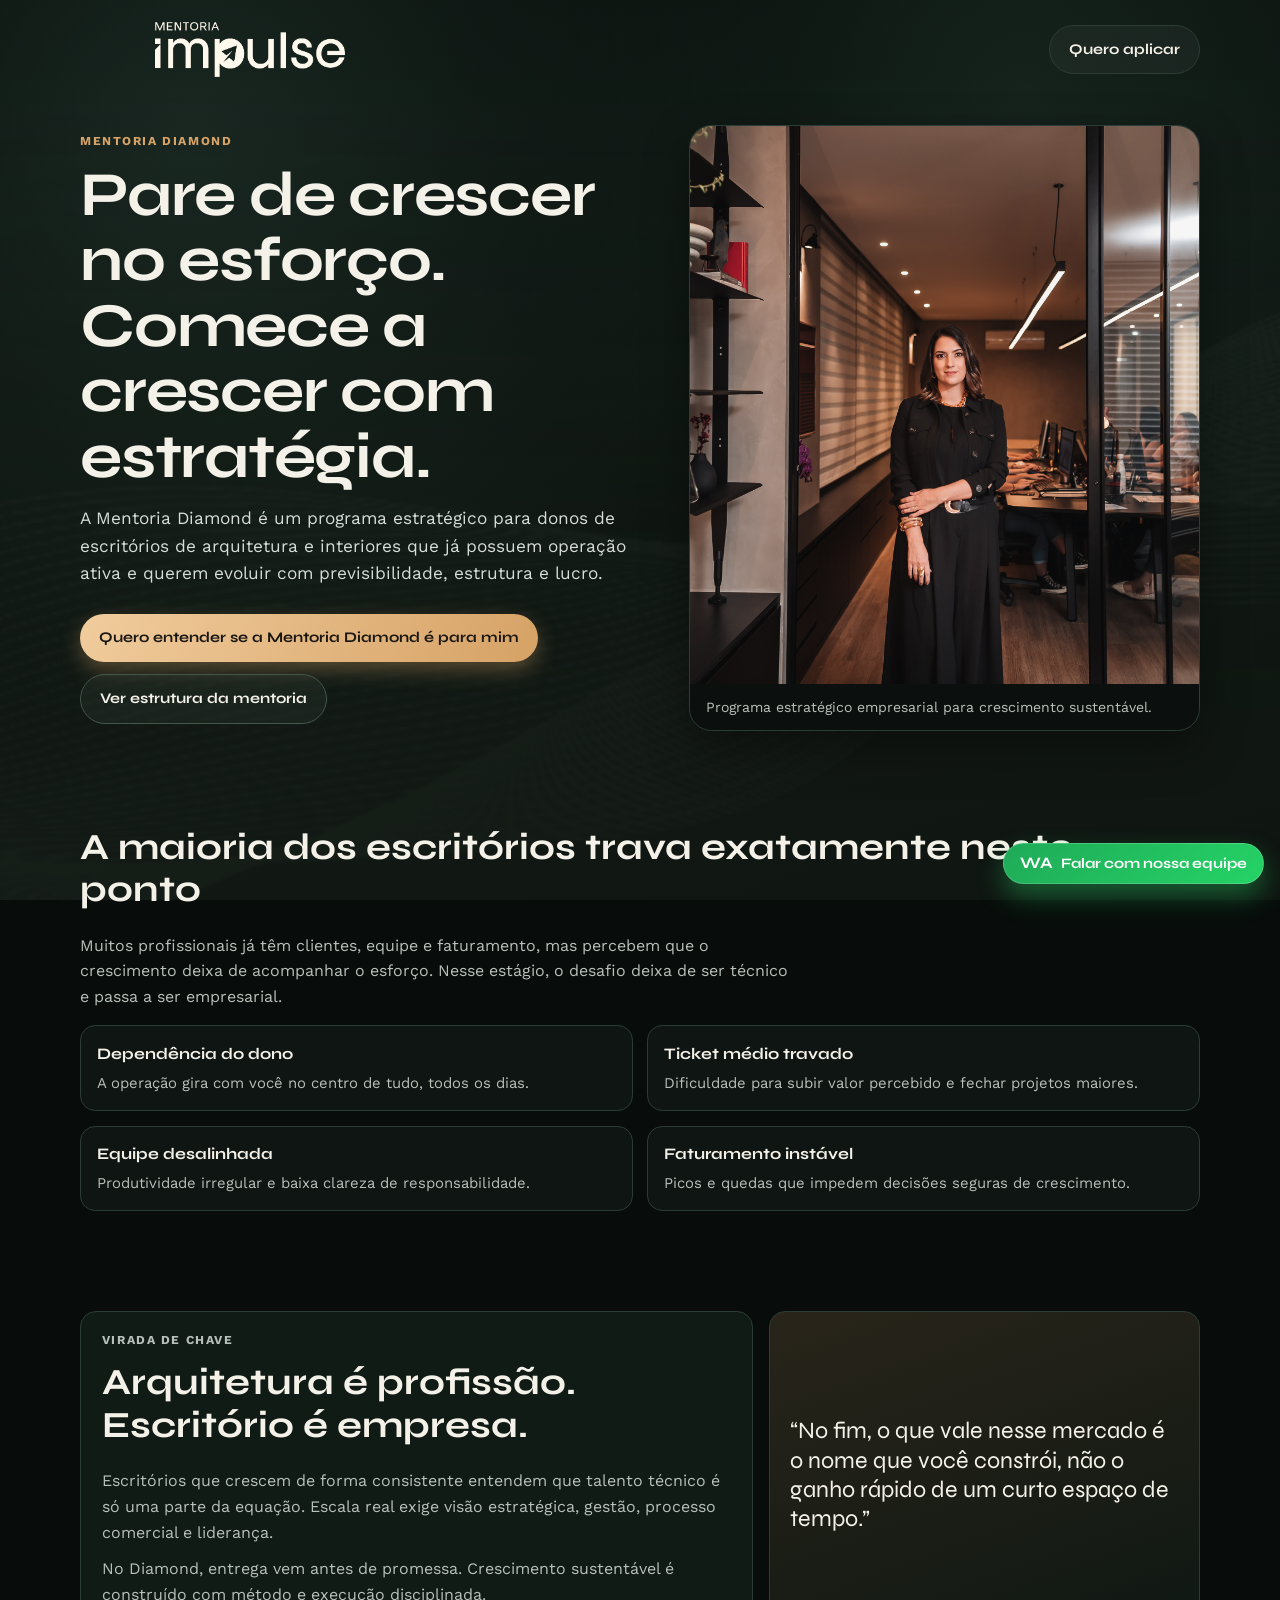
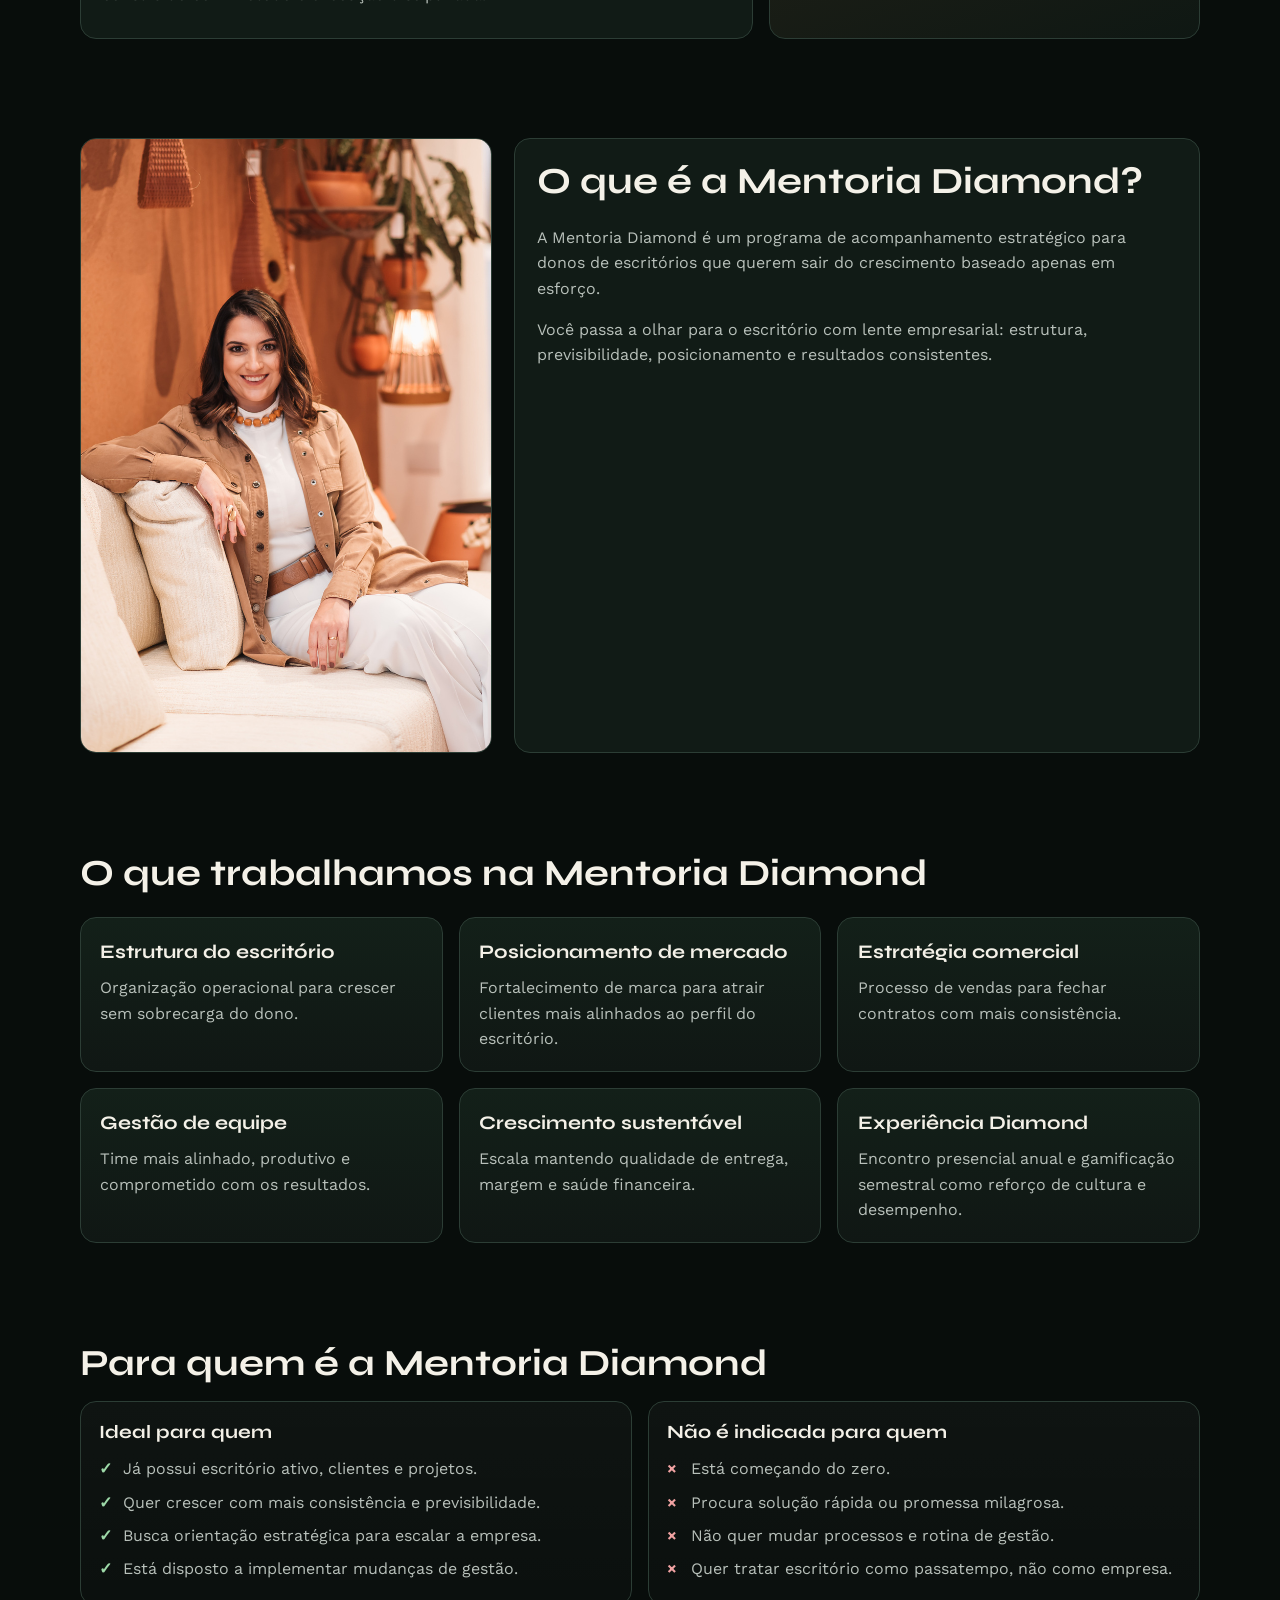
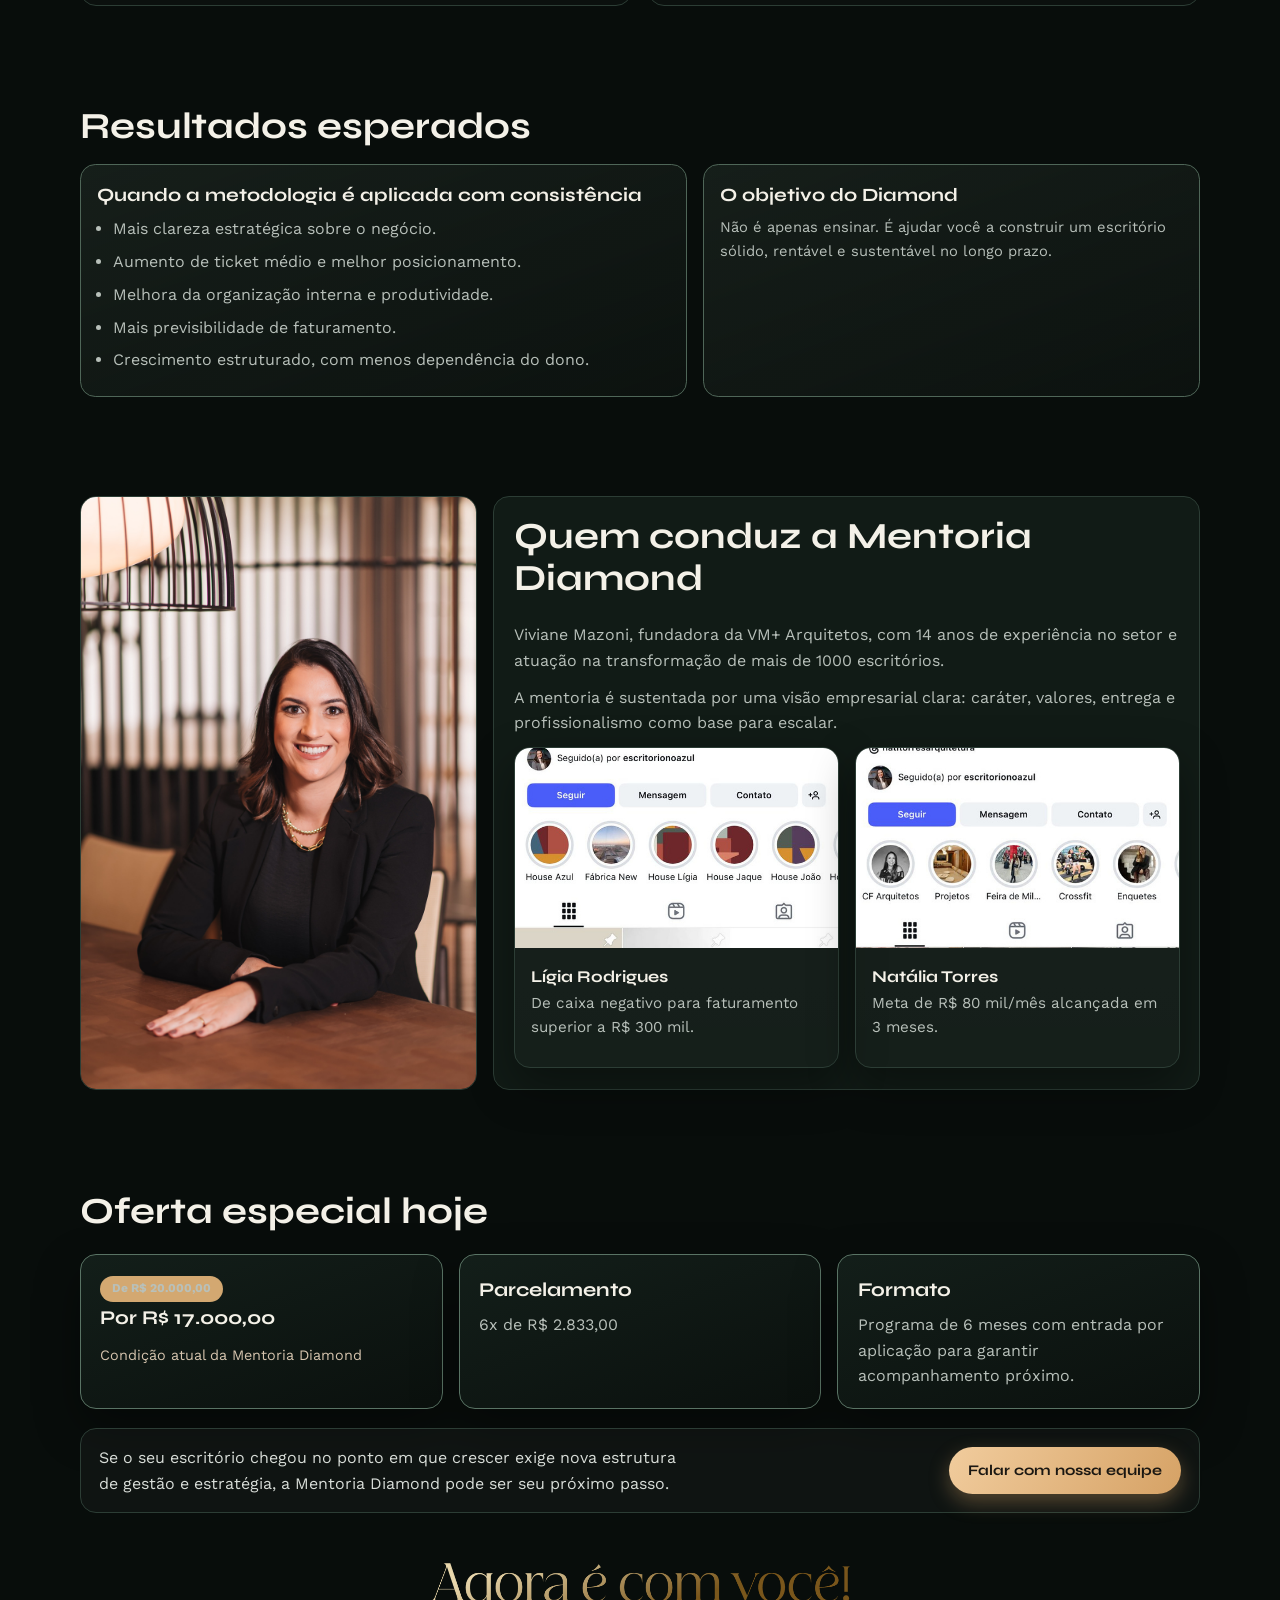
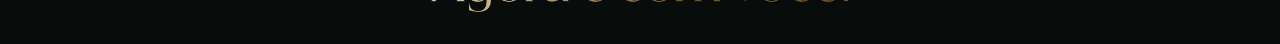
<file: index.html>
<!DOCTYPE html>
<html lang="pt-BR">
  <head>
    <meta charset="UTF-8" />
    <meta name="viewport" content="width=device-width, initial-scale=1.0" />
    <title>Mentoria Impulse | Plano Diamond</title>
    <link rel="preconnect" href="https://fonts.googleapis.com" />
    <link rel="preconnect" href="https://fonts.gstatic.com" crossorigin />
    <link
      href="https://fonts.googleapis.com/css2?family=Syne:wght@500;700;800&family=Work+Sans:wght@400;500;700&display=swap"
      rel="stylesheet"
    />
    <link rel="stylesheet" href="./styles.css" />
  </head>
  <body>
    <div class="bg-gradient" aria-hidden="true"></div>

    <header class="topbar container reveal">
      <img
        class="logo"
        src="./assets/p01_02_X12.png"
        alt="Mentoria Impulse"
        loading="eager"
      />
      <a class="btn btn-outline" href="#aplicacao">Quero aplicar</a>
    </header>

    <main>
      <section class="hero container">
        <div class="hero-copy reveal">
          <p class="kicker">Mentoria Diamond</p>
          <h1>Pare de crescer no esforço. Comece a crescer com estratégia.</h1>
          <p class="lead">
            A Mentoria Diamond é um programa estratégico para donos de
            escritórios de arquitetura e interiores que já possuem operação
            ativa e querem evoluir com previsibilidade, estrutura e lucro.
          </p>
          <div class="hero-actions">
            <a class="btn btn-solid" href="#aplicacao"
              >Quero entender se a Mentoria Diamond é para mim</a
            >
            <a class="btn btn-ghost" href="#problema">Ver estrutura da mentoria</a>
          </div>
        </div>

        <figure class="hero-visual reveal">
          <img
            src="./assets/p01_04_X4.jpg"
            alt="Mentora em escritório"
            loading="eager"
          />
          <figcaption>
            Programa estratégico empresarial para crescimento sustentável.
          </figcaption>
        </figure>
      </section>

      <section class="problem container" id="problema">
        <h2 class="section-title reveal">
          A maioria dos escritórios trava exatamente neste ponto
        </h2>
        <p class="problem-intro reveal">
          Muitos profissionais já têm clientes, equipe e faturamento, mas
          percebem que o crescimento deixa de acompanhar o esforço. Nesse
          estágio, o desafio deixa de ser técnico e passa a ser empresarial.
        </p>
        <div class="deliverable-grid">
          <article class="deliverable reveal">
            <h3>Dependência do dono</h3>
            <p>A operação gira com você no centro de tudo, todos os dias.</p>
          </article>
          <article class="deliverable reveal">
            <h3>Ticket médio travado</h3>
            <p>Dificuldade para subir valor percebido e fechar projetos maiores.</p>
          </article>
          <article class="deliverable reveal">
            <h3>Equipe desalinhada</h3>
            <p>Produtividade irregular e baixa clareza de responsabilidade.</p>
          </article>
          <article class="deliverable reveal">
            <h3>Faturamento instável</h3>
            <p>Picos e quedas que impedem decisões seguras de crescimento.</p>
          </article>
        </div>
      </section>

      <section class="manifesto container" id="virada">
        <div class="manifesto-copy reveal">
          <p class="kicker">Virada de chave</p>
          <h2 class="section-title">
            Arquitetura é profissão. Escritório é empresa.
          </h2>
          <p>
            Escritórios que crescem de forma consistente entendem que talento
            técnico é só uma parte da equação. Escala real exige visão
            estratégica, gestão, processo comercial e liderança.
          </p>
          <p>
            No Diamond, entrega vem antes de promessa. Crescimento sustentável é
            construído com método e execução disciplinada.
          </p>
        </div>
        <aside class="manifesto-quote reveal">
          <p>
            “No fim, o que vale nesse mercado é o nome que você constrói, não o
            ganho rápido de um curto espaço de tempo.”
          </p>
        </aside>
      </section>

      <section class="about container" id="o-que-e">
        <div class="about-media reveal">
          <img
            src="./assets/p10_01_X4.jpg"
            alt="Mentora sentada em sofá"
            loading="lazy"
          />
        </div>
        <div class="about-copy reveal">
          <h2 class="section-title">O que é a Mentoria Diamond?</h2>
          <p>
            A Mentoria Diamond é um programa de acompanhamento estratégico para
            donos de escritórios que querem sair do crescimento baseado apenas
            em esforço.
          </p>
          <p>
            Você passa a olhar para o escritório com lente empresarial:
            estrutura, previsibilidade, posicionamento e resultados consistentes.
          </p>
        </div>
      </section>

      <section class="pillars container" id="o-que-trabalhamos">
        <h2 class="section-title reveal">O que trabalhamos na Mentoria Diamond</h2>
        <div class="pillar-grid">
          <article class="pillar-card reveal">
            <h3>Estrutura do escritório</h3>
            <p>Organização operacional para crescer sem sobrecarga do dono.</p>
          </article>
          <article class="pillar-card reveal">
            <h3>Posicionamento de mercado</h3>
            <p>
              Fortalecimento de marca para atrair clientes mais alinhados ao
              perfil do escritório.
            </p>
          </article>
          <article class="pillar-card reveal">
            <h3>Estratégia comercial</h3>
            <p>Processo de vendas para fechar contratos com mais consistência.</p>
          </article>
          <article class="pillar-card reveal">
            <h3>Gestão de equipe</h3>
            <p>
              Time mais alinhado, produtivo e comprometido com os resultados.
            </p>
          </article>
          <article class="pillar-card reveal">
            <h3>Crescimento sustentável</h3>
            <p>
              Escala mantendo qualidade de entrega, margem e saúde financeira.
            </p>
          </article>
          <article class="pillar-card reveal">
            <h3>Experiência Diamond</h3>
            <p>
              Encontro presencial anual e gamificação semestral como reforço de
              cultura e desempenho.
            </p>
          </article>
        </div>
      </section>

      <section class="qualification container" id="para-quem">
        <h2 class="section-title reveal">Para quem é a Mentoria Diamond</h2>
        <div class="qualify-grid">
          <article class="qualify-card reveal">
            <h3>Ideal para quem</h3>
            <ul class="qualify-list ok">
              <li>Já possui escritório ativo, clientes e projetos.</li>
              <li>Quer crescer com mais consistência e previsibilidade.</li>
              <li>Busca orientação estratégica para escalar a empresa.</li>
              <li>Está disposto a implementar mudanças de gestão.</li>
            </ul>
          </article>
          <article class="qualify-card reveal">
            <h3>Não é indicada para quem</h3>
            <ul class="qualify-list no">
              <li>Está começando do zero.</li>
              <li>Procura solução rápida ou promessa milagrosa.</li>
              <li>Não quer mudar processos e rotina de gestão.</li>
              <li>Quer tratar escritório como passatempo, não como empresa.</li>
            </ul>
          </article>
        </div>
      </section>

      <section class="results container" id="resultados">
        <h2 class="section-title reveal">Resultados esperados</h2>
        <div class="result-grid">
          <article class="value-card reveal">
            <h3>Quando a metodologia é aplicada com consistência</h3>
            <ul class="result-list">
              <li>Mais clareza estratégica sobre o negócio.</li>
              <li>Aumento de ticket médio e melhor posicionamento.</li>
              <li>Melhora da organização interna e produtividade.</li>
              <li>Mais previsibilidade de faturamento.</li>
              <li>Crescimento estruturado, com menos dependência do dono.</li>
            </ul>
          </article>
          <article class="value-card reveal">
            <h3>O objetivo do Diamond</h3>
            <p>
              Não é apenas ensinar. É ajudar você a construir um escritório
              sólido, rentável e sustentável no longo prazo.
            </p>
          </article>
        </div>
      </section>

      <section class="authority container" id="autoridade">
        <div class="authority-media reveal">
          <img
            src="./assets/p06_01_X11.jpg"
            alt="Viviane Mazoni"
            loading="lazy"
          />
        </div>
        <div class="authority-copy reveal">
          <h2 class="section-title">Quem conduz a Mentoria Diamond</h2>
          <p>
            Viviane Mazoni, fundadora da VM+ Arquitetos, com 14 anos de
            experiência no setor e atuação na transformação de mais de 1000
            escritórios.
          </p>
          <p>
            A mentoria é sustentada por uma visão empresarial clara: caráter,
            valores, entrega e profissionalismo como base para escalar.
          </p>
          <div class="proof-grid mini-proof">
            <article class="proof-card">
              <img
                src="./assets/p03_04_X11.jpg"
                alt="Resultado de aluna da mentoria"
                loading="lazy"
              />
              <div class="proof-copy">
                <h3>Lígia Rodrigues</h3>
                <p>De caixa negativo para faturamento superior a R$ 300 mil.</p>
              </div>
            </article>
            <article class="proof-card">
              <img
                src="./assets/p04_05_X11.jpg"
                alt="Resultado de aluna da mentoria"
                loading="lazy"
              />
              <div class="proof-copy">
                <h3>Natália Torres</h3>
                <p>Meta de R$ 80 mil/mês alcançada em 3 meses.</p>
              </div>
            </article>
          </div>
        </div>
      </section>

      <section class="investment container" id="aplicacao">
        <h2 class="section-title reveal">Oferta especial hoje</h2>
        <div class="investment-wrap">
          <article class="price-card reveal">
            <p class="badge">De R$ 20.000,00</p>
            <h3>Por R$ 17.000,00</h3>
            <p class="price-note">Condição atual da Mentoria Diamond</p>
          </article>
          <article class="price-card reveal">
            <h3>Parcelamento</h3>
            <p>6x de R$ 2.833,00</p>
          </article>
          <article class="price-card reveal">
            <h3>Formato</h3>
            <p>
              Programa de 6 meses com entrada por aplicação para garantir
              acompanhamento próximo.
            </p>
          </article>
        </div>
        <div class="final-cta reveal">
          <p>
            Se o seu escritório chegou no ponto em que crescer exige nova
            estrutura de gestão e estratégia, a Mentoria Diamond pode ser seu
            próximo passo.
          </p>
          <a
            class="btn btn-solid"
            href="https://wa.me/5531997871358?text=Olá%2C%20quero%20entender%20se%20a%20Mentoria%20Diamond%20é%20para%20mim."
            target="_blank"
            rel="noopener noreferrer"
            >Falar com nossa equipe</a
          >
        </div>
      </section>
    </main>

    <a
      class="whatsapp-float"
      href="https://wa.me/5531997871358?text=Olá%2C%20quero%20entender%20se%20a%20Mentoria%20Diamond%20é%20para%20mim."
      target="_blank"
      rel="noopener noreferrer"
      aria-label="Falar com a equipe no WhatsApp"
      title="Falar com nossa equipe"
    >
      <span class="whatsapp-float-icon" aria-hidden="true">WA</span>
      <span class="whatsapp-float-text">Falar com nossa equipe</span>
    </a>

    <footer class="footer container reveal">
      <img src="./assets/p12_03_X21.png" alt="Agora é com você" loading="lazy" />
    </footer>

    <script src="./script.js"></script>
  </body>
</html>
</file>
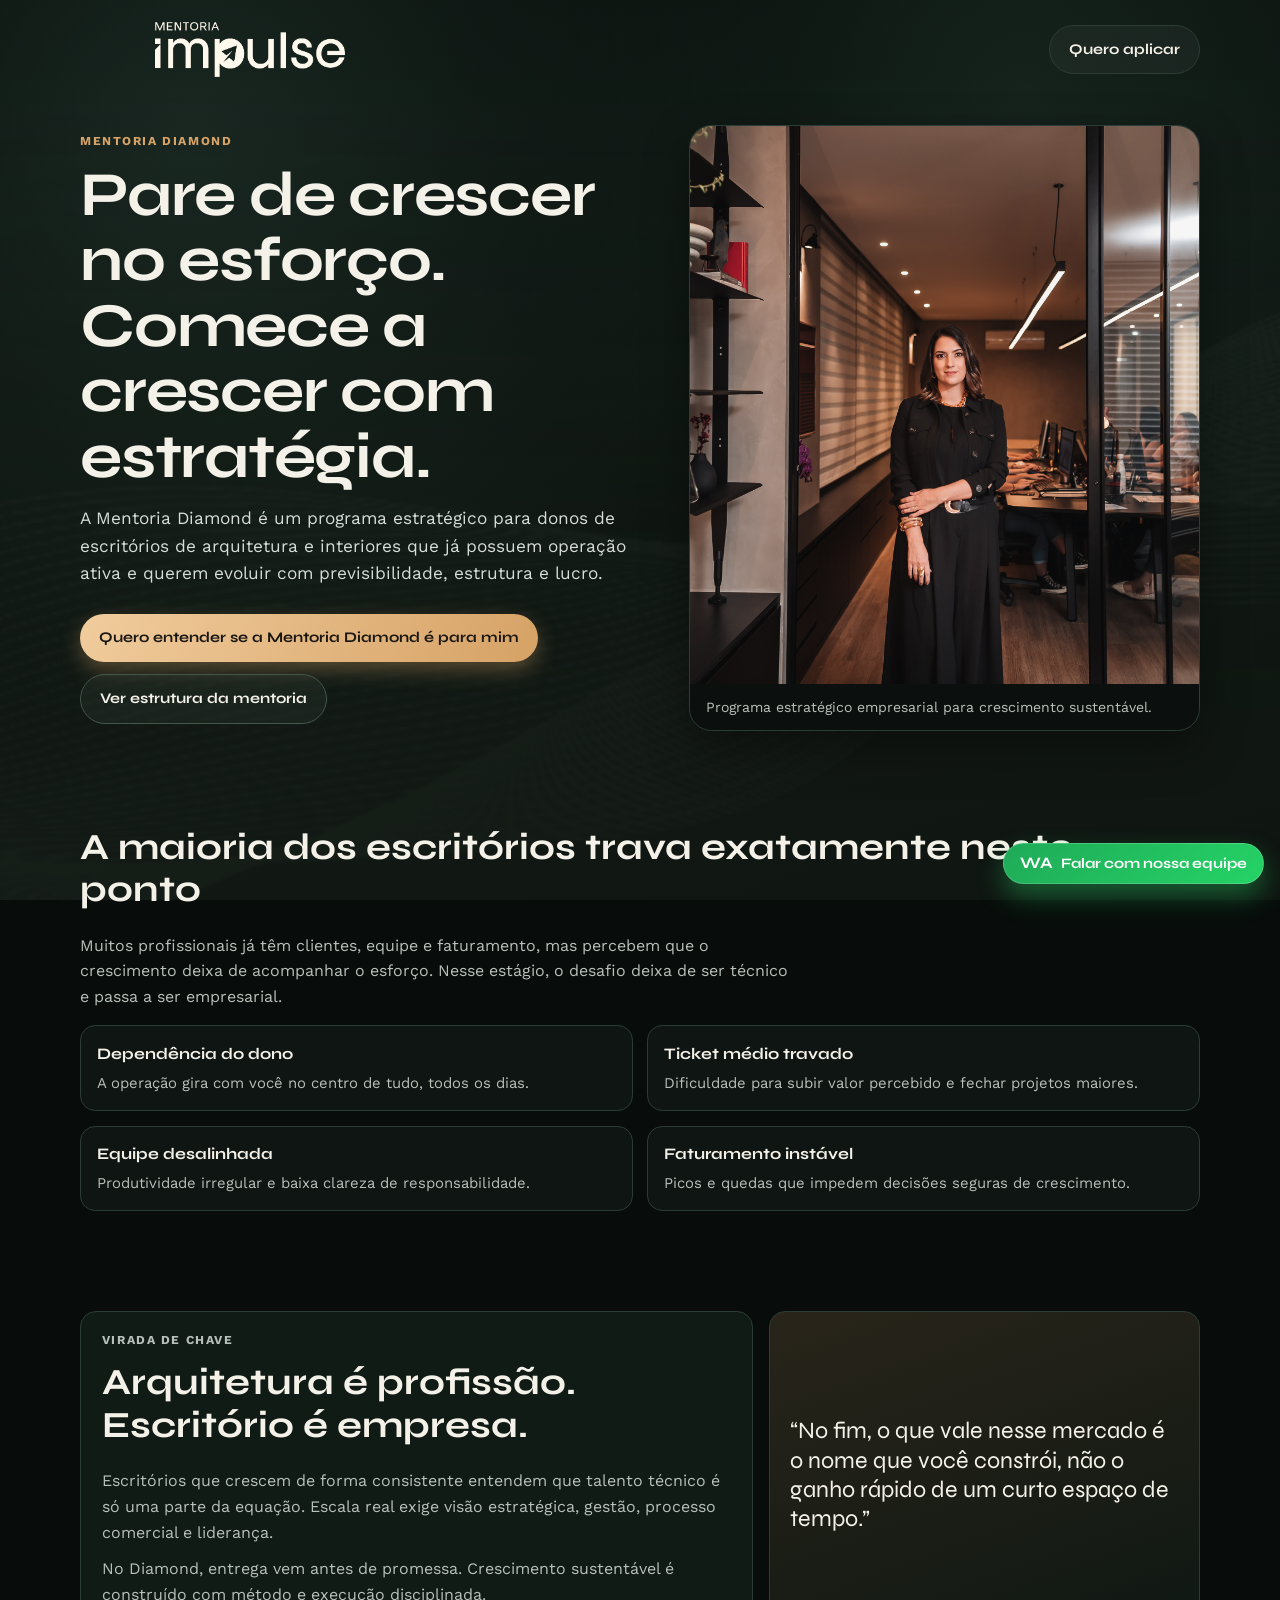
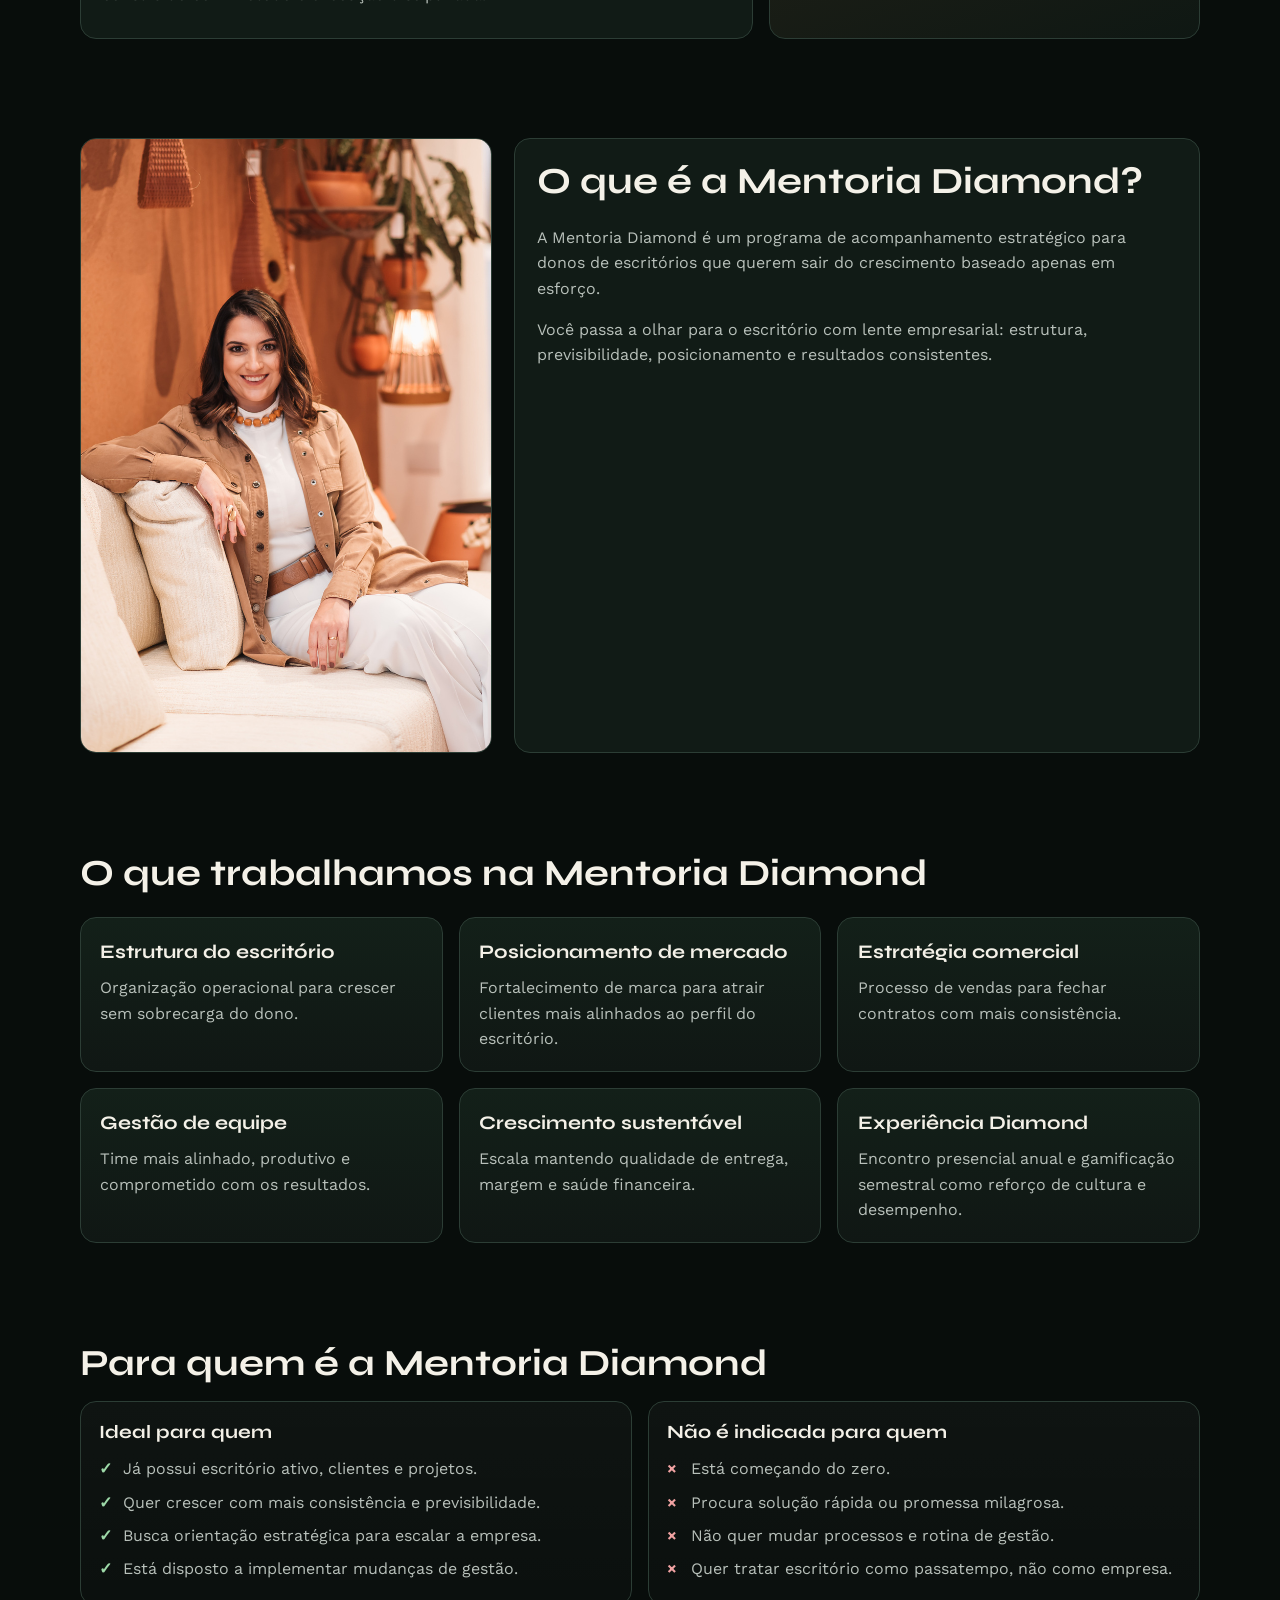
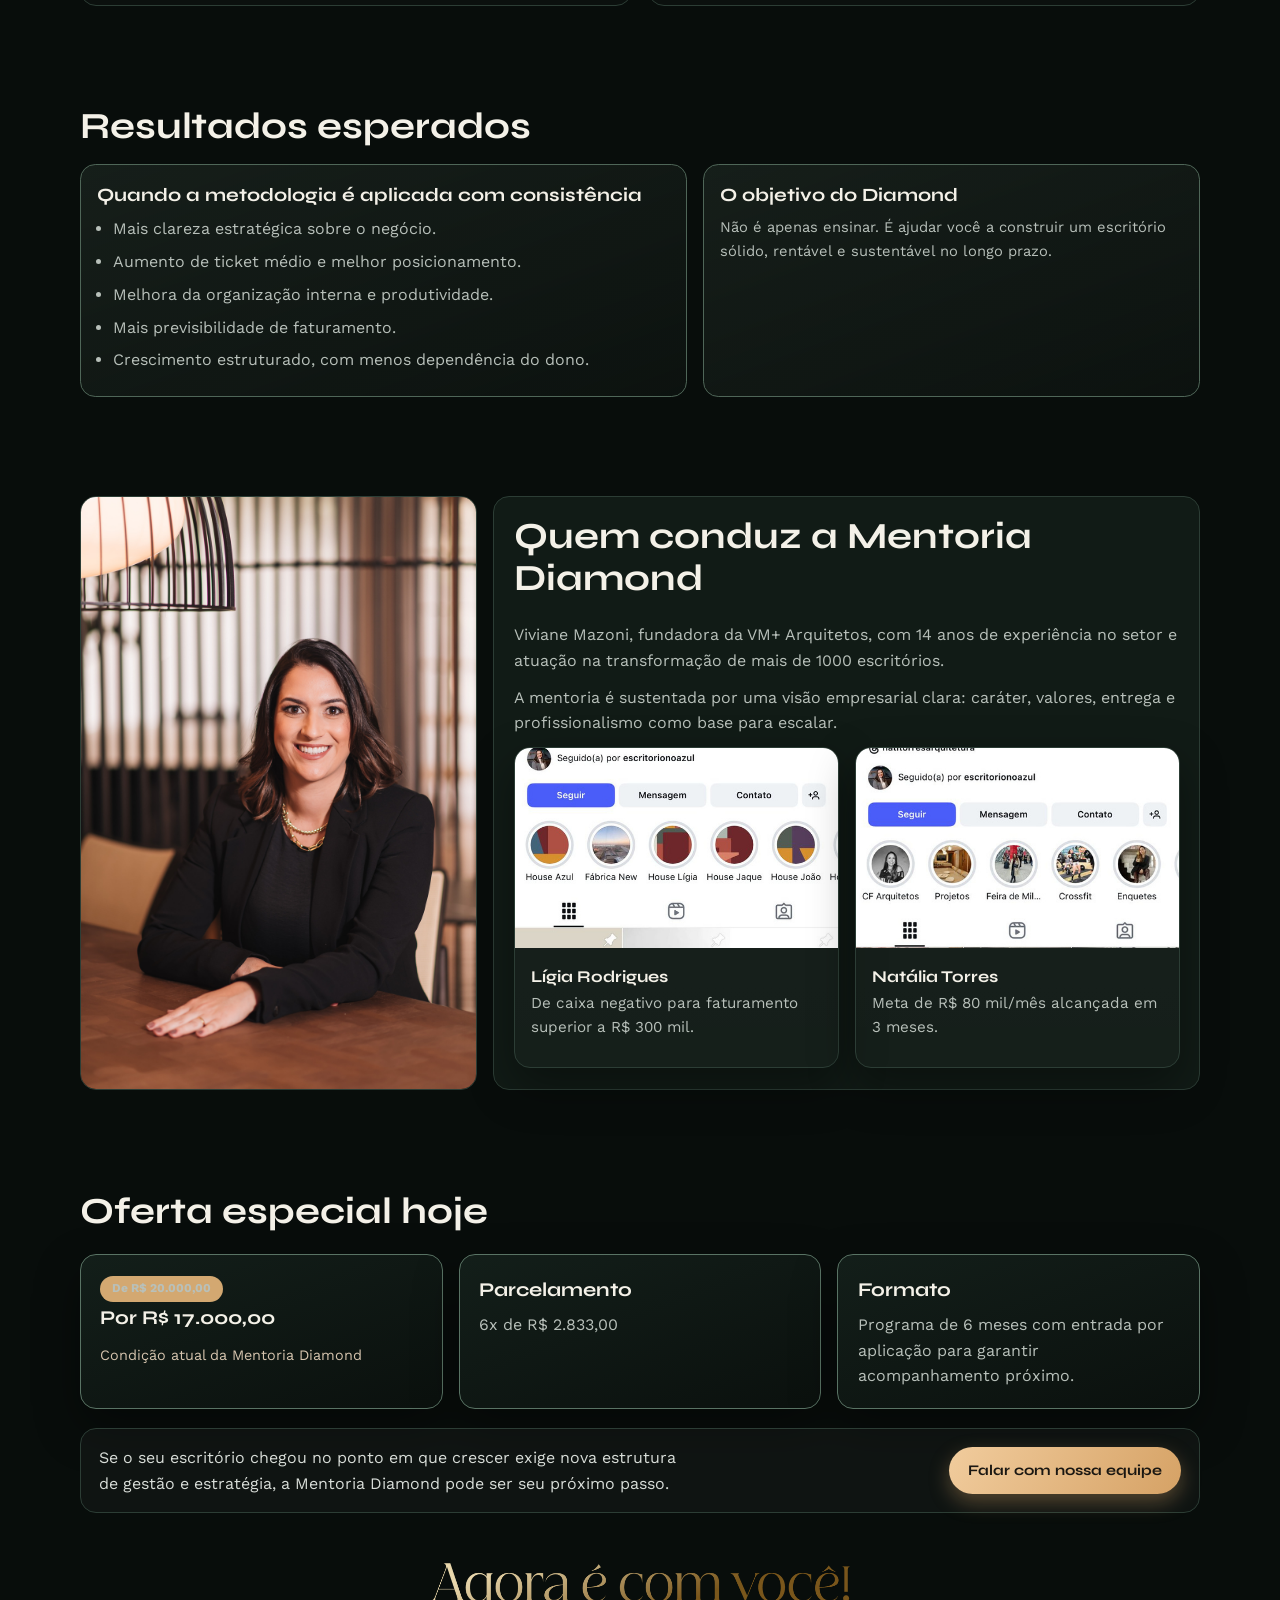
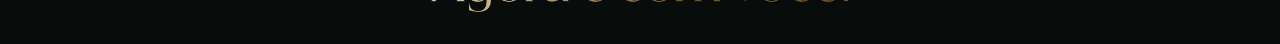
<file: mentoriadiamond/index.html>
<!DOCTYPE html>
<html lang="pt-BR">
  <head>
    <meta charset="UTF-8" />
    <meta name="viewport" content="width=device-width, initial-scale=1.0" />
    <title>Mentoria Impulse | Plano Diamond</title>
    <link rel="preconnect" href="https://fonts.googleapis.com" />
    <link rel="preconnect" href="https://fonts.gstatic.com" crossorigin />
    <link
      href="https://fonts.googleapis.com/css2?family=Syne:wght@500;700;800&family=Work+Sans:wght@400;500;700&display=swap"
      rel="stylesheet"
    />
    <link rel="stylesheet" href="/styles.css" />
  </head>
  <body>
    <div class="bg-gradient" aria-hidden="true"></div>

    <header class="topbar container reveal">
      <img
        class="logo"
        src="/assets/p01_02_X12.png"
        alt="Mentoria Impulse"
        loading="eager"
      />
      <a class="btn btn-outline" href="#aplicacao">Quero aplicar</a>
    </header>

    <main>
      <section class="hero container">
        <div class="hero-copy reveal">
          <p class="kicker">Mentoria Diamond</p>
          <h1>Pare de crescer no esforço. Comece a crescer com estratégia.</h1>
          <p class="lead">
            A Mentoria Diamond é um programa estratégico para donos de
            escritórios de arquitetura e interiores que já possuem operação
            ativa e querem evoluir com previsibilidade, estrutura e lucro.
          </p>
          <div class="hero-actions">
            <a class="btn btn-solid" href="#aplicacao"
              >Quero entender se a Mentoria Diamond é para mim</a
            >
            <a class="btn btn-ghost" href="#problema">Ver estrutura da mentoria</a>
          </div>
        </div>

        <figure class="hero-visual reveal">
          <img
            src="/assets/p01_04_X4.jpg"
            alt="Mentora em escritório"
            loading="eager"
          />
          <figcaption>
            Programa estratégico empresarial para crescimento sustentável.
          </figcaption>
        </figure>
      </section>

      <section class="problem container" id="problema">
        <h2 class="section-title reveal">
          A maioria dos escritórios trava exatamente neste ponto
        </h2>
        <p class="problem-intro reveal">
          Muitos profissionais já têm clientes, equipe e faturamento, mas
          percebem que o crescimento deixa de acompanhar o esforço. Nesse
          estágio, o desafio deixa de ser técnico e passa a ser empresarial.
        </p>
        <div class="deliverable-grid">
          <article class="deliverable reveal">
            <h3>Dependência do dono</h3>
            <p>A operação gira com você no centro de tudo, todos os dias.</p>
          </article>
          <article class="deliverable reveal">
            <h3>Ticket médio travado</h3>
            <p>Dificuldade para subir valor percebido e fechar projetos maiores.</p>
          </article>
          <article class="deliverable reveal">
            <h3>Equipe desalinhada</h3>
            <p>Produtividade irregular e baixa clareza de responsabilidade.</p>
          </article>
          <article class="deliverable reveal">
            <h3>Faturamento instável</h3>
            <p>Picos e quedas que impedem decisões seguras de crescimento.</p>
          </article>
        </div>
      </section>

      <section class="manifesto container" id="virada">
        <div class="manifesto-copy reveal">
          <p class="kicker">Virada de chave</p>
          <h2 class="section-title">
            Arquitetura é profissão. Escritório é empresa.
          </h2>
          <p>
            Escritórios que crescem de forma consistente entendem que talento
            técnico é só uma parte da equação. Escala real exige visão
            estratégica, gestão, processo comercial e liderança.
          </p>
          <p>
            No Diamond, entrega vem antes de promessa. Crescimento sustentável é
            construído com método e execução disciplinada.
          </p>
        </div>
        <aside class="manifesto-quote reveal">
          <p>
            “No fim, o que vale nesse mercado é o nome que você constrói, não o
            ganho rápido de um curto espaço de tempo.”
          </p>
        </aside>
      </section>

      <section class="about container" id="o-que-e">
        <div class="about-media reveal">
          <img
            src="/assets/p10_01_X4.jpg"
            alt="Mentora sentada em sofá"
            loading="lazy"
          />
        </div>
        <div class="about-copy reveal">
          <h2 class="section-title">O que é a Mentoria Diamond?</h2>
          <p>
            A Mentoria Diamond é um programa de acompanhamento estratégico para
            donos de escritórios que querem sair do crescimento baseado apenas
            em esforço.
          </p>
          <p>
            Você passa a olhar para o escritório com lente empresarial:
            estrutura, previsibilidade, posicionamento e resultados consistentes.
          </p>
        </div>
      </section>

      <section class="pillars container" id="o-que-trabalhamos">
        <h2 class="section-title reveal">O que trabalhamos na Mentoria Diamond</h2>
        <div class="pillar-grid">
          <article class="pillar-card reveal">
            <h3>Estrutura do escritório</h3>
            <p>Organização operacional para crescer sem sobrecarga do dono.</p>
          </article>
          <article class="pillar-card reveal">
            <h3>Posicionamento de mercado</h3>
            <p>
              Fortalecimento de marca para atrair clientes mais alinhados ao
              perfil do escritório.
            </p>
          </article>
          <article class="pillar-card reveal">
            <h3>Estratégia comercial</h3>
            <p>Processo de vendas para fechar contratos com mais consistência.</p>
          </article>
          <article class="pillar-card reveal">
            <h3>Gestão de equipe</h3>
            <p>
              Time mais alinhado, produtivo e comprometido com os resultados.
            </p>
          </article>
          <article class="pillar-card reveal">
            <h3>Crescimento sustentável</h3>
            <p>
              Escala mantendo qualidade de entrega, margem e saúde financeira.
            </p>
          </article>
          <article class="pillar-card reveal">
            <h3>Experiência Diamond</h3>
            <p>
              Encontro presencial anual e gamificação semestral como reforço de
              cultura e desempenho.
            </p>
          </article>
        </div>
      </section>

      <section class="qualification container" id="para-quem">
        <h2 class="section-title reveal">Para quem é a Mentoria Diamond</h2>
        <div class="qualify-grid">
          <article class="qualify-card reveal">
            <h3>Ideal para quem</h3>
            <ul class="qualify-list ok">
              <li>Já possui escritório ativo, clientes e projetos.</li>
              <li>Quer crescer com mais consistência e previsibilidade.</li>
              <li>Busca orientação estratégica para escalar a empresa.</li>
              <li>Está disposto a implementar mudanças de gestão.</li>
            </ul>
          </article>
          <article class="qualify-card reveal">
            <h3>Não é indicada para quem</h3>
            <ul class="qualify-list no">
              <li>Está começando do zero.</li>
              <li>Procura solução rápida ou promessa milagrosa.</li>
              <li>Não quer mudar processos e rotina de gestão.</li>
              <li>Quer tratar escritório como passatempo, não como empresa.</li>
            </ul>
          </article>
        </div>
      </section>

      <section class="results container" id="resultados">
        <h2 class="section-title reveal">Resultados esperados</h2>
        <div class="result-grid">
          <article class="value-card reveal">
            <h3>Quando a metodologia é aplicada com consistência</h3>
            <ul class="result-list">
              <li>Mais clareza estratégica sobre o negócio.</li>
              <li>Aumento de ticket médio e melhor posicionamento.</li>
              <li>Melhora da organização interna e produtividade.</li>
              <li>Mais previsibilidade de faturamento.</li>
              <li>Crescimento estruturado, com menos dependência do dono.</li>
            </ul>
          </article>
          <article class="value-card reveal">
            <h3>O objetivo do Diamond</h3>
            <p>
              Não é apenas ensinar. É ajudar você a construir um escritório
              sólido, rentável e sustentável no longo prazo.
            </p>
          </article>
        </div>
      </section>

      <section class="authority container" id="autoridade">
        <div class="authority-media reveal">
          <img
            src="/assets/p06_01_X11.jpg"
            alt="Viviane Mazoni"
            loading="lazy"
          />
        </div>
        <div class="authority-copy reveal">
          <h2 class="section-title">Quem conduz a Mentoria Diamond</h2>
          <p>
            Viviane Mazoni, fundadora da VM+ Arquitetos, com 14 anos de
            experiência no setor e atuação na transformação de mais de 1000
            escritórios.
          </p>
          <p>
            A mentoria é sustentada por uma visão empresarial clara: caráter,
            valores, entrega e profissionalismo como base para escalar.
          </p>
          <div class="proof-grid mini-proof">
            <article class="proof-card">
              <img
                src="/assets/p03_04_X11.jpg"
                alt="Resultado de aluna da mentoria"
                loading="lazy"
              />
              <div class="proof-copy">
                <h3>Lígia Rodrigues</h3>
                <p>De caixa negativo para faturamento superior a R$ 300 mil.</p>
              </div>
            </article>
            <article class="proof-card">
              <img
                src="/assets/p04_05_X11.jpg"
                alt="Resultado de aluna da mentoria"
                loading="lazy"
              />
              <div class="proof-copy">
                <h3>Natália Torres</h3>
                <p>Meta de R$ 80 mil/mês alcançada em 3 meses.</p>
              </div>
            </article>
          </div>
        </div>
      </section>

      <section class="investment container" id="aplicacao">
        <h2 class="section-title reveal">Oferta especial hoje</h2>
        <div class="investment-wrap">
          <article class="price-card reveal">
            <p class="badge">De R$ 20.000,00</p>
            <h3>Por R$ 17.000,00</h3>
            <p class="price-note">Condição atual da Mentoria Diamond</p>
          </article>
          <article class="price-card reveal">
            <h3>Parcelamento</h3>
            <p>6x de R$ 2.833,00</p>
          </article>
          <article class="price-card reveal">
            <h3>Formato</h3>
            <p>
              Programa de 6 meses com entrada por aplicação para garantir
              acompanhamento próximo.
            </p>
          </article>
        </div>
        <div class="final-cta reveal">
          <p>
            Se o seu escritório chegou no ponto em que crescer exige nova
            estrutura de gestão e estratégia, a Mentoria Diamond pode ser seu
            próximo passo.
          </p>
          <a
            class="btn btn-solid"
            href="https://wa.me/5531997871358?text=Olá%2C%20quero%20entender%20se%20a%20Mentoria%20Diamond%20é%20para%20mim."
            target="_blank"
            rel="noopener noreferrer"
            >Falar com nossa equipe</a
          >
        </div>
      </section>
    </main>

    <a
      class="whatsapp-float"
      href="https://wa.me/5531997871358?text=Olá%2C%20quero%20entender%20se%20a%20Mentoria%20Diamond%20é%20para%20mim."
      target="_blank"
      rel="noopener noreferrer"
      aria-label="Falar com a equipe no WhatsApp"
      title="Falar com nossa equipe"
    >
      <span class="whatsapp-float-icon" aria-hidden="true">WA</span>
      <span class="whatsapp-float-text">Falar com nossa equipe</span>
    </a>

    <footer class="footer container reveal">
      <img src="/assets/p12_03_X21.png" alt="Agora é com você" loading="lazy" />
    </footer>

    <script src="/script.js"></script>
  </body>
</html>
</file>
<file: styles.css>
:root {
  --bg: #080d0b;
  --bg-soft: #111b16;
  --panel: #101714;
  --panel-border: #2c3d35;
  --accent: #7f9f89;
  --accent-2: #d7a468;
  --text: #f4f1e8;
  --muted: #b8c0ba;
  --radius-xl: 1.4rem;
  --radius-lg: 1rem;
  --shadow: 0 18px 45px rgba(0, 0, 0, 0.38);
  --max: 1120px;
}

*,
*::before,
*::after {
  box-sizing: border-box;
}

html,
body {
  margin: 0;
  padding: 0;
}

body {
  min-height: 100vh;
  background: var(--bg);
  color: var(--text);
  font-family: "Work Sans", sans-serif;
  line-height: 1.6;
  position: relative;
  overflow-x: hidden;
}

.bg-gradient {
  position: fixed;
  inset: 0;
  z-index: -2;
  background: radial-gradient(circle at 15% 15%, #1a2822 0%, rgba(0, 0, 0, 0) 45%),
    radial-gradient(circle at 80% 10%, #16231d 0%, rgba(0, 0, 0, 0) 42%),
    linear-gradient(160deg, #050907 0%, #0d1410 62%, #0a0f0c 100%);
}

body::before {
  content: "";
  position: fixed;
  inset: 0;
  z-index: -1;
  opacity: 0.23;
  background: url("./assets/p01_01_X8.png") center / cover no-repeat;
  pointer-events: none;
}

.container {
  width: min(var(--max), calc(100% - 2.8rem));
  margin-inline: auto;
}

.topbar {
  padding-top: 1.4rem;
  display: flex;
  align-items: center;
  justify-content: space-between;
}

.logo {
  width: min(340px, 52vw);
  max-height: 3.4rem;
  object-fit: contain;
}

.btn {
  display: inline-flex;
  align-items: center;
  justify-content: center;
  gap: 0.5rem;
  border-radius: 999px;
  padding: 0.74rem 1.2rem;
  font-family: "Syne", sans-serif;
  font-size: 0.92rem;
  font-weight: 700;
  text-decoration: none;
  transition: transform 0.28s ease, box-shadow 0.28s ease, background-color 0.28s ease;
}

.btn:hover {
  transform: translateY(-2px);
}

.btn-solid {
  color: #1a1712;
  background: linear-gradient(120deg, #f1cc9d 0%, var(--accent-2) 95%);
  box-shadow: 0 8px 20px rgba(215, 164, 104, 0.35);
}

.btn-outline {
  color: var(--text);
  border: 1px solid var(--panel-border);
  background: rgba(255, 255, 255, 0.04);
}

.btn-ghost {
  color: var(--text);
  border: 1px solid #42564a;
  background: rgba(77, 98, 85, 0.15);
}

.hero {
  padding: 3rem 0 2.8rem;
  display: grid;
  grid-template-columns: 1.06fr 0.94fr;
  gap: 2rem;
  align-items: center;
}

.hero-copy h1 {
  margin: 0.6rem 0 1rem;
  font-family: "Syne", sans-serif;
  font-size: clamp(2.2rem, 5vw, 3.9rem);
  line-height: 1.05;
  letter-spacing: -0.02em;
}

.kicker {
  margin: 0;
  color: var(--accent-2);
  text-transform: uppercase;
  letter-spacing: 0.13em;
  font-size: 0.76rem;
  font-weight: 700;
}

.lead {
  margin: 0;
  max-width: 58ch;
  color: #d7ddd8;
  font-size: 1.08rem;
}

.hero-actions {
  margin-top: 1.65rem;
  display: flex;
  gap: 0.8rem;
  flex-wrap: wrap;
}

.hero-visual {
  margin: 0;
  border-radius: var(--radius-xl);
  overflow: hidden;
  background: var(--panel);
  box-shadow: var(--shadow);
  border: 1px solid var(--panel-border);
}

.hero-visual img {
  width: 100%;
  height: min(560px, 62vh);
  object-fit: cover;
  display: block;
}

.hero-visual figcaption {
  padding: 0.75rem 1rem;
  font-size: 0.88rem;
  color: var(--muted);
  background: rgba(0, 0, 0, 0.33);
}

.manifesto {
  display: grid;
  grid-template-columns: 1.22fr 0.78fr;
  gap: 1rem;
  align-items: stretch;
}

.manifesto-copy,
.manifesto-quote {
  border-radius: var(--radius-lg);
  border: 1px solid var(--panel-border);
  background: var(--bg-soft);
}

.manifesto-copy {
  padding: 1.2rem 1.3rem;
}

.manifesto-copy p {
  margin: 0 0 0.7rem;
  color: var(--muted);
}

.manifesto-quote {
  display: flex;
  align-items: center;
  justify-content: center;
  padding: 1.2rem;
  background: linear-gradient(160deg, rgba(215, 164, 104, 0.16) 0%, rgba(40, 62, 51, 0.22) 100%);
}

.manifesto-quote p {
  margin: 0;
  font-family: "Syne", sans-serif;
  font-size: clamp(1.12rem, 2.2vw, 1.46rem);
  line-height: 1.25;
}

.problem-intro {
  margin: 0 0 1rem;
  max-width: 72ch;
  color: var(--muted);
}

main > section {
  padding: 3.1rem 0;
}

.section-title {
  margin: 0 0 1.4rem;
  font-family: "Syne", sans-serif;
  font-size: clamp(1.5rem, 3.1vw, 2.3rem);
  line-height: 1.15;
}

.proof-grid {
  display: grid;
  grid-template-columns: repeat(3, minmax(0, 1fr));
  gap: 1rem;
}

.proof-card {
  background: linear-gradient(180deg, rgba(255, 255, 255, 0.03) 0%, rgba(255, 255, 255, 0.015) 100%);
  border: 1px solid var(--panel-border);
  border-radius: var(--radius-lg);
  overflow: hidden;
  box-shadow: var(--shadow);
}

.proof-card img {
  width: 100%;
  height: 330px;
  object-fit: cover;
  display: block;
}

.proof-copy {
  padding: 1rem;
}

.proof-copy h3 {
  margin: 0;
  font-family: "Syne", sans-serif;
  font-size: 1.03rem;
}

.proof-copy p {
  margin: 0.5rem 0 0;
  color: var(--muted);
  font-size: 0.95rem;
}

.about {
  display: grid;
  grid-template-columns: 0.75fr 1.25fr;
  gap: 1.4rem;
  align-items: stretch;
}

.about-media,
.about-copy {
  border-radius: var(--radius-lg);
  border: 1px solid var(--panel-border);
  background: var(--bg-soft);
}

.about-media {
  overflow: hidden;
}

.about-media img {
  width: 100%;
  height: 100%;
  min-height: 390px;
  object-fit: cover;
  display: block;
}

.about-copy {
  padding: 1.3rem 1.4rem;
}

.about-copy p {
  margin: 0 0 0.95rem;
  color: var(--muted);
}

.pillar-grid {
  display: grid;
  grid-template-columns: repeat(3, minmax(0, 1fr));
  gap: 1rem;
}

.pillar-card {
  border-radius: var(--radius-lg);
  padding: 1.2rem;
  border: 1px solid var(--panel-border);
  background: linear-gradient(180deg, #132019 0%, #101714 100%);
}

.pillar-card h3 {
  margin: 0 0 0.45rem;
  font-family: "Syne", sans-serif;
  font-size: 1.2rem;
}

.pillar-card p {
  margin: 0;
  color: var(--muted);
}

.deliverable-grid {
  display: grid;
  grid-template-columns: repeat(2, minmax(0, 1fr));
  gap: 0.9rem;
}

.deliverable {
  border-radius: 0.95rem;
  padding: 0.9rem 1rem;
  border: 1px solid var(--panel-border);
  background: #0f1512;
}

.deliverable h3 {
  margin: 0 0 0.35rem;
  font-family: "Syne", sans-serif;
  font-size: 1rem;
}

.deliverable p {
  margin: 0;
  color: var(--muted);
  font-size: 0.93rem;
}

.qualification .section-title,
.results .section-title {
  margin-bottom: 1rem;
}

.qualify-grid {
  display: grid;
  grid-template-columns: repeat(2, minmax(0, 1fr));
  gap: 1rem;
}

.qualify-card {
  border-radius: var(--radius-lg);
  border: 1px solid var(--panel-border);
  background: linear-gradient(180deg, rgba(255, 255, 255, 0.03) 0%, rgba(255, 255, 255, 0.015) 100%);
  padding: 1rem 1.1rem;
}

.qualify-card h3 {
  margin: 0 0 0.55rem;
  font-family: "Syne", sans-serif;
}

.qualify-list {
  list-style: none;
  padding: 0;
  margin: 0;
}

.qualify-list li {
  position: relative;
  padding-left: 1.5rem;
  margin-bottom: 0.48rem;
  color: var(--muted);
}

.qualify-list li::before {
  position: absolute;
  left: 0;
  top: 0;
  font-weight: 700;
}

.qualify-list.ok li::before {
  content: "✓";
  color: #9edaa9;
}

.qualify-list.no li::before {
  content: "×";
  color: #f0a2a2;
}

.result-grid {
  display: grid;
  grid-template-columns: 1.1fr 0.9fr;
  gap: 1rem;
}

.result-list {
  margin: 0;
  padding-left: 1rem;
}

.result-list li {
  margin-bottom: 0.45rem;
  color: var(--muted);
}

.authority {
  display: grid;
  grid-template-columns: 0.72fr 1.28fr;
  gap: 1rem;
}

.authority-media,
.authority-copy {
  border-radius: var(--radius-lg);
  border: 1px solid var(--panel-border);
  background: var(--bg-soft);
}

.authority-media {
  overflow: hidden;
}

.authority-media img {
  width: 100%;
  height: 100%;
  min-height: 440px;
  object-fit: cover;
  display: block;
}

.authority-copy {
  padding: 1.1rem 1.2rem;
}

.authority-copy p {
  margin: 0 0 0.72rem;
  color: var(--muted);
}

.mini-proof {
  grid-template-columns: repeat(2, minmax(0, 1fr));
}

.mini-proof .proof-card img {
  height: 200px;
}

.value-grid {
  display: grid;
  grid-template-columns: repeat(4, minmax(0, 1fr));
  gap: 0.9rem;
}

.value-card {
  border-radius: 0.95rem;
  padding: 1rem;
  border: 1px solid #4f6658;
  background: linear-gradient(160deg, rgba(127, 159, 137, 0.12) 0%, rgba(13, 19, 16, 0.9) 100%);
}

.value-card h3 {
  margin: 0 0 0.35rem;
  font-family: "Syne", sans-serif;
}

.value-card p {
  margin: 0;
  color: var(--muted);
  font-size: 0.92rem;
}

.investment-wrap {
  display: grid;
  grid-template-columns: repeat(3, minmax(0, 1fr));
  gap: 1rem;
}

.price-card {
  border-radius: var(--radius-lg);
  border: 1px solid #597364;
  background: linear-gradient(160deg, rgba(20, 32, 27, 0.95) 0%, rgba(11, 17, 14, 0.97) 100%);
  padding: 1.2rem;
  box-shadow: var(--shadow);
}

.price-card h3 {
  margin: 0 0 0.4rem;
  font-family: "Syne", sans-serif;
  font-size: 1.22rem;
}

.price-card p {
  margin: 0;
  color: var(--muted);
}

.badge {
  display: inline-block;
  margin: 0 0 0.65rem;
  color: #111;
  background: #d3a871;
  border-radius: 999px;
  padding: 0.2rem 0.75rem;
  font-size: 0.75rem;
  font-weight: 700;
}

.price-note {
  margin-top: 0.7rem !important;
  color: #d5c4ae !important;
  font-size: 0.9rem;
}

.final-cta {
  margin-top: 1.2rem;
  border-radius: var(--radius-lg);
  border: 1px solid var(--panel-border);
  padding: 1rem 1.1rem;
  background: rgba(255, 255, 255, 0.03);
  display: flex;
  align-items: center;
  justify-content: space-between;
  gap: 1rem;
  flex-wrap: wrap;
}

.final-cta p {
  margin: 0;
  max-width: 60ch;
  color: #d8ddd8;
}

.footer {
  padding: 0 0 2rem;
  display: flex;
  justify-content: center;
}

.footer img {
  width: min(420px, 85%);
  opacity: 0.95;
}

.whatsapp-float {
  position: fixed;
  right: 1rem;
  bottom: 1rem;
  z-index: 999;
  display: inline-flex;
  align-items: center;
  gap: 0.5rem;
  background: linear-gradient(140deg, #1faa58 0%, #25d366 100%);
  color: #fff;
  text-decoration: none;
  padding: 0.72rem 1rem;
  border-radius: 999px;
  box-shadow: 0 12px 26px rgba(37, 211, 102, 0.38);
  border: 1px solid rgba(255, 255, 255, 0.18);
  font-family: "Syne", sans-serif;
  font-weight: 700;
  font-size: 0.9rem;
  transition: transform 0.22s ease, box-shadow 0.22s ease;
}

.whatsapp-float:hover {
  transform: translateY(-2px);
  box-shadow: 0 16px 30px rgba(37, 211, 102, 0.45);
}

.whatsapp-float-icon {
  font-size: 1rem;
  line-height: 1;
}

.whatsapp-float-text {
  line-height: 1.1;
}

.reveal {
  opacity: 0;
  transform: translateY(16px);
  transition: opacity 0.55s ease, transform 0.55s ease;
}

.reveal.is-visible {
  opacity: 1;
  transform: translateY(0);
}

@media (max-width: 980px) {
  .hero,
  .about,
  .manifesto,
  .authority,
  .result-grid {
    grid-template-columns: 1fr;
  }

  .proof-grid,
  .pillar-grid,
  .qualify-grid,
  .investment-wrap,
  .value-grid {
    grid-template-columns: repeat(2, minmax(0, 1fr));
  }
}

@media (max-width: 680px) {
  .container {
    width: min(var(--max), calc(100% - 1.5rem));
  }

  .topbar {
    gap: 0.6rem;
  }

  .proof-grid,
  .pillar-grid,
  .qualify-grid,
  .deliverable-grid,
  .investment-wrap,
  .value-grid,
  .mini-proof {
    grid-template-columns: 1fr;
  }

  .hero-visual img {
    height: 420px;
  }

  .btn {
    width: 100%;
  }

  .whatsapp-float {
    right: 0.72rem;
    bottom: 0.72rem;
    padding: 0.68rem 0.86rem;
    font-size: 0.82rem;
  }
}
</file>
